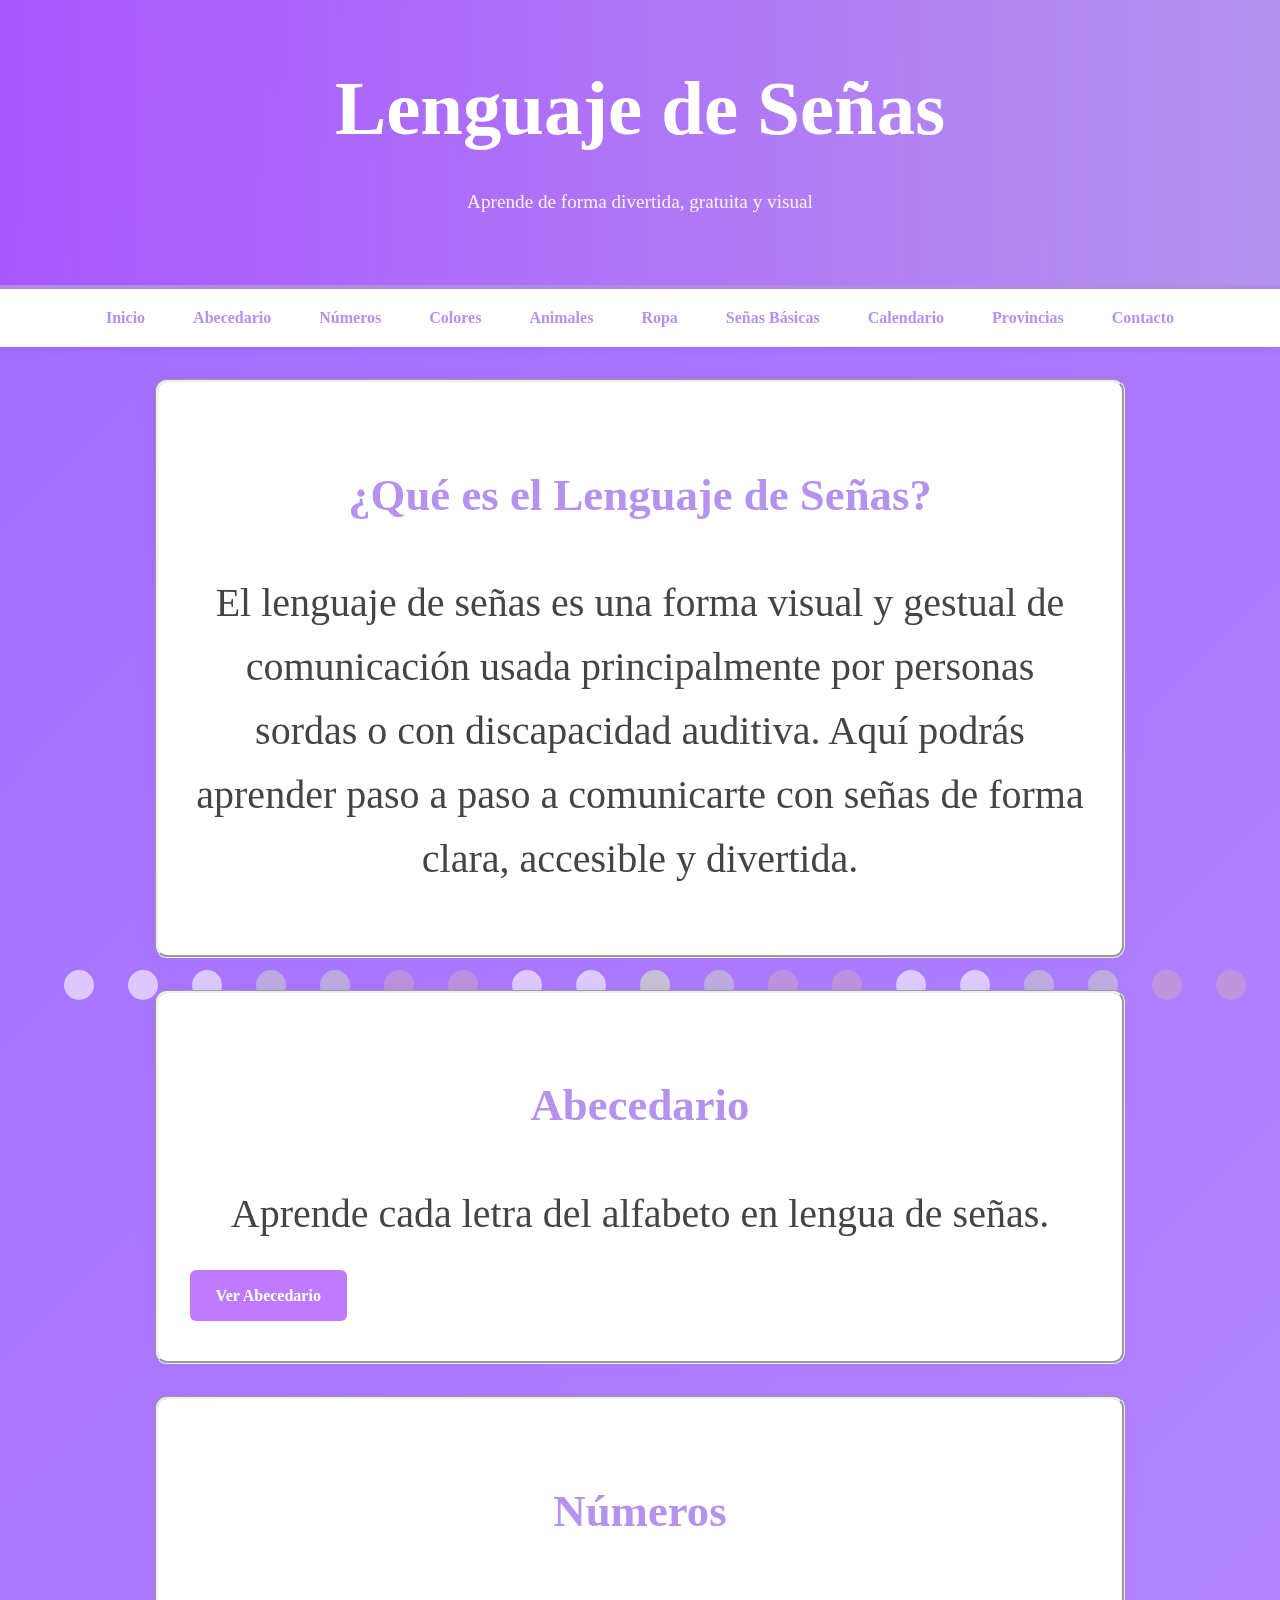
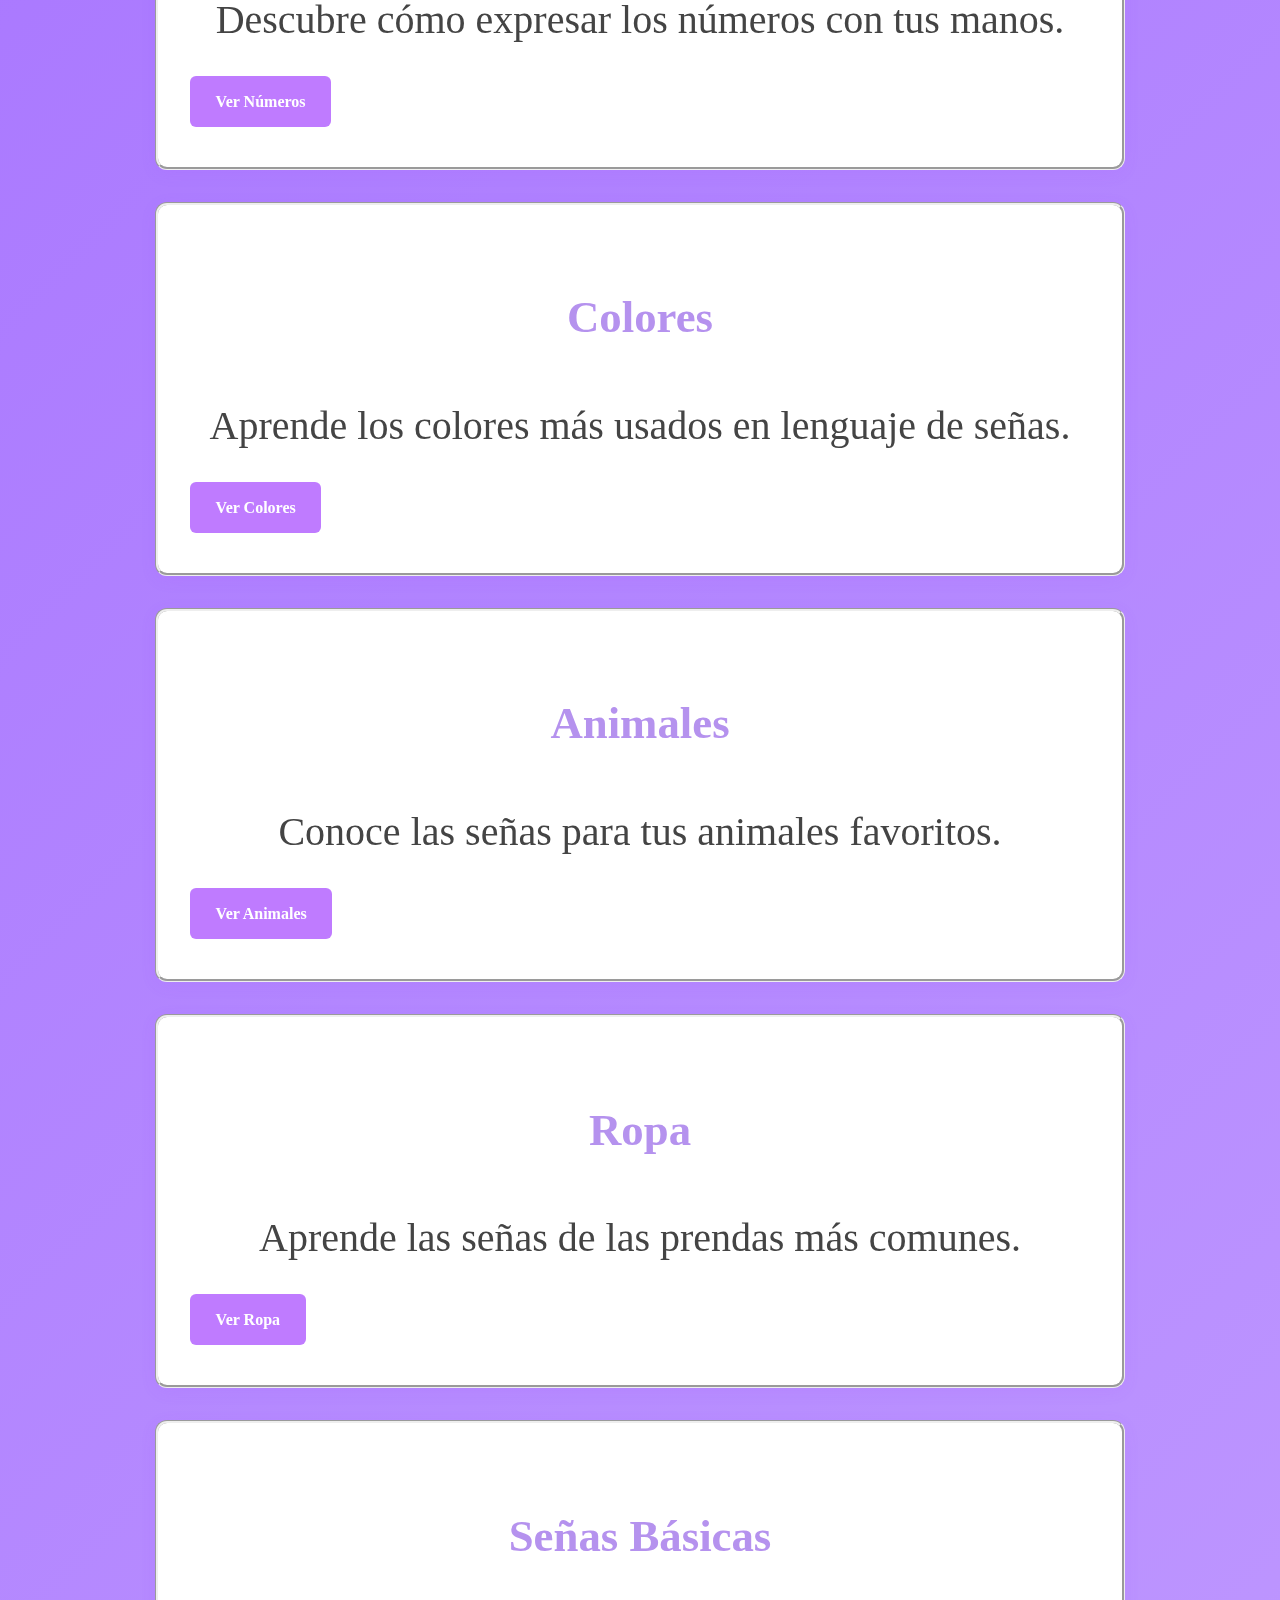
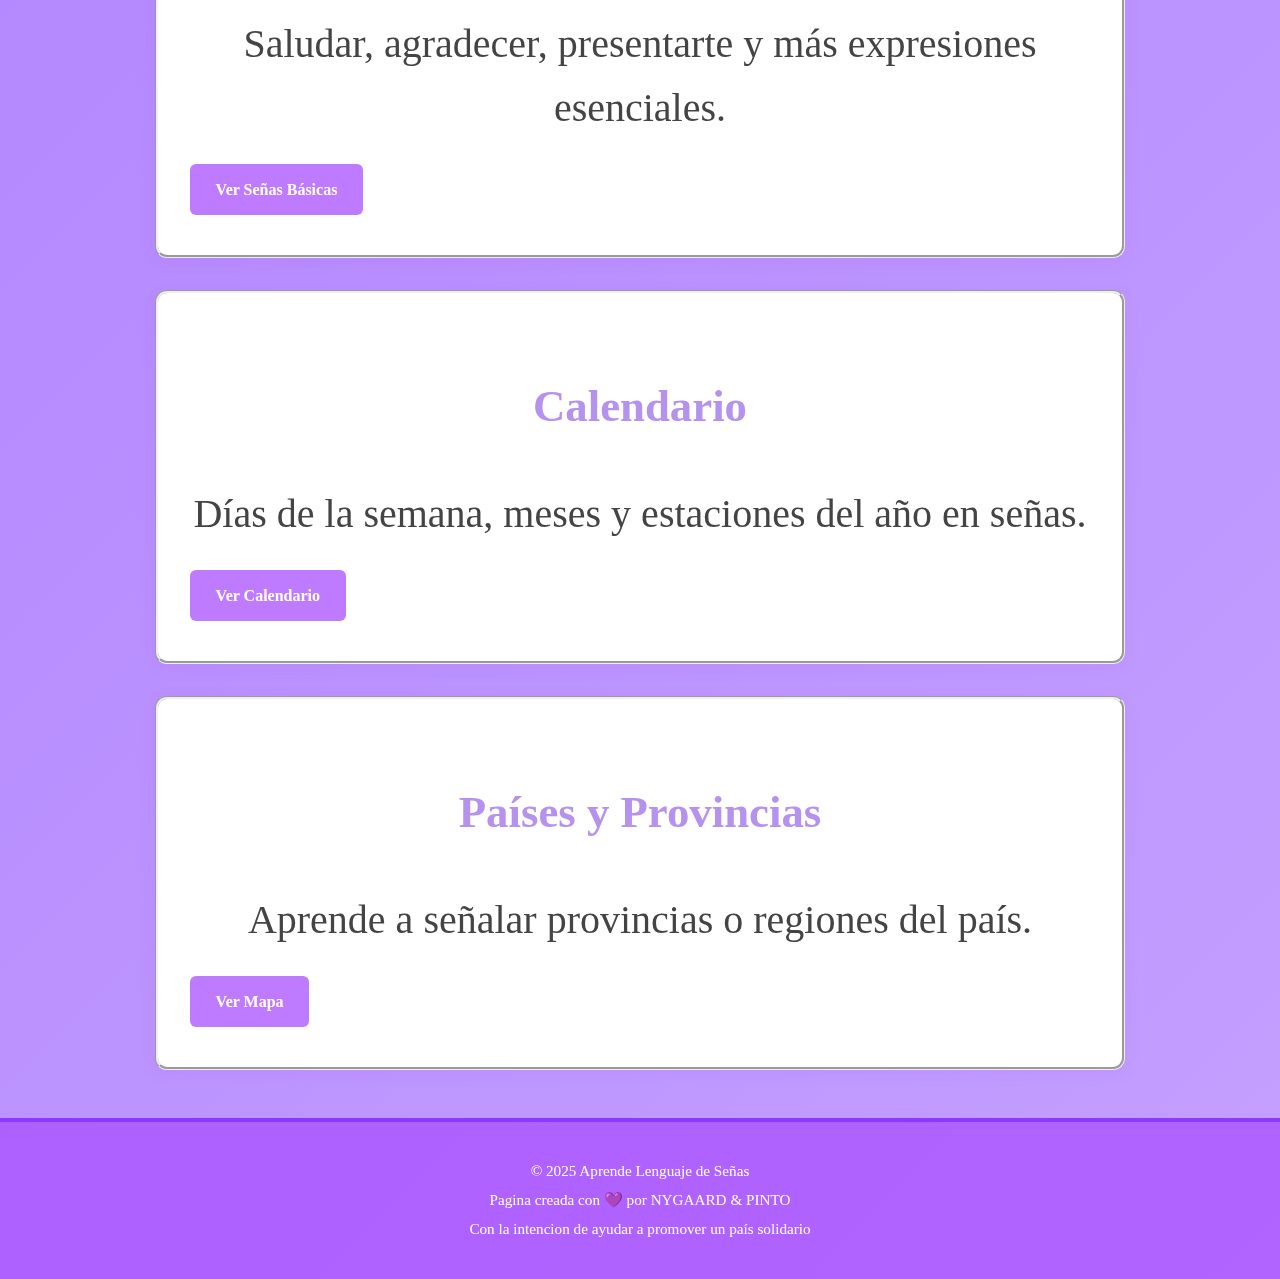
<file: index.html>
<!DOCTYPE html>
<html lang="es">
<head>
    <meta charset="UTF-8">
    <meta name="viewport" content="width=device-width, initial-scale=1.0">
    <title>Aprende Lenguaje de Señas </title>
    <link rel="stylesheet" href="estilos.css">
</head>
<body>
    <header>
        <h1>Lenguaje de Señas</h1>
        <p>Aprende de forma divertida, gratuita y visual</p>
    </header>

    <nav>
        <a href="#inicio">Inicio</a>
        <a href="#abecedario">Abecedario</a>
        <a href="#numeros">Números</a>
        <a href="#colores">Colores</a>
        <a href="#animales">Animales</a>
        <a href="#ropa">Ropa</a>
        <a href="#señas-basicas">Señas Básicas</a>
        <a href="#calendario">Calendario</a>
        <a href="#provincias">Provincias</a>
        <a href="#contacto">Contacto</a>
    </nav>

    <section class="intro" id="inicio">
        <h2>¿Qué es el Lenguaje de Señas?</h2>
        <p>El lenguaje de señas es una forma visual y gestual de comunicación usada principalmente por personas sordas o con discapacidad auditiva. Aquí podrás aprender paso a paso a comunicarte con señas de forma clara, accesible y divertida.</p>
    </section>

    <!-- Sección Abecedario -->
    <section id="abecedario" class="categoria">
        <h2>Abecedario</h2>
        <p>Aprende cada letra del alfabeto en lengua de señas.</p>
        <a href="abc.html" class="btn">Ver Abecedario</a>
    </section>

    <!-- Sección Números -->
    <section id="numeros" class="categoria">
        <h2>Números</h2>
        <p>Descubre cómo expresar los números con tus manos.</p>
        <a href="numeros.html" class="btn">Ver Números</a>
    </section>

    <!-- Sección Colores -->
    <section id="colores" class="categoria">
        <h2>Colores</h2>
        <p>Aprende los colores más usados en lenguaje de señas.</p>
        <a href="colores.html" class="btn">Ver Colores</a>
    </section>

    <!-- Sección Animales -->
    <section id="animales" class="categoria">
        <h2>Animales</h2>
        <p>Conoce las señas para tus animales favoritos.</p>
        <a href="animales.html" class="btn">Ver Animales</a>
    </section>

    <!-- Sección Ropa -->
    <section id="ropa" class="categoria">
        <h2>Ropa</h2>
        <p>Aprende las señas de las prendas más comunes.</p>
        <a href="ropa.html" class="btn">Ver Ropa</a>
    </section>

    <!-- Señas Básicas -->
    <section id="señas-basicas" class="categoria">
        <h2>Señas Básicas</h2>
        <p>Saludar, agradecer, presentarte y más expresiones esenciales.</p>
        <a href="basicas.html" class="btn">Ver Señas Básicas</a>
    </section>

    <!-- Calendario -->
    <section id="calendario" class="categoria">
        <h2>Calendario</h2>
        <p>Días de la semana, meses y estaciones del año en señas.</p>
        <a href="calendario.html" class="btn">Ver Calendario</a>
    </section>

    <!-- Provincias -->
    <section id="provincias" class="categoria">
        <h2>Países y Provincias</h2>
        <p>Aprende a señalar provincias o regiones del país.</p>
        <a href="mapa.html" class="btn">Ver Mapa</a>
    </section>

    <footer id="contacto">
        <p>© 2025 Aprende Lenguaje de Señas</p>
        <p>Pagina creada con 💜 por NYGAARD & PINTO
             </p>
             <p>Con la intencion de ayudar a promover un país solidario
             </p>
    </footer>


  <div class="fondo-burbujas">
    <!-- Se generan 20 burbujas -->
    <div class="burbuja"></div>
    <div class="burbuja"></div>
    <div class="burbuja"></div>
    <div class="burbuja"></div>
    <div class="burbuja"></div>
    <div class="burbuja"></div>
    <div class="burbuja"></div>
    <div class="burbuja"></div>
    <div class="burbuja"></div>
    <div class="burbuja"></div>
    <div class="burbuja"></div>
    <div class="burbuja"></div>
    <div class="burbuja"></div>
    <div class="burbuja"></div>
    <div class="burbuja"></div>
    <div class="burbuja"></div>
    <div class="burbuja"></div>
    <div class="burbuja"></div>
    <div class="burbuja"></div>
    <div class="burbuja"></div>
  </div>


</body>
</html>
</file>
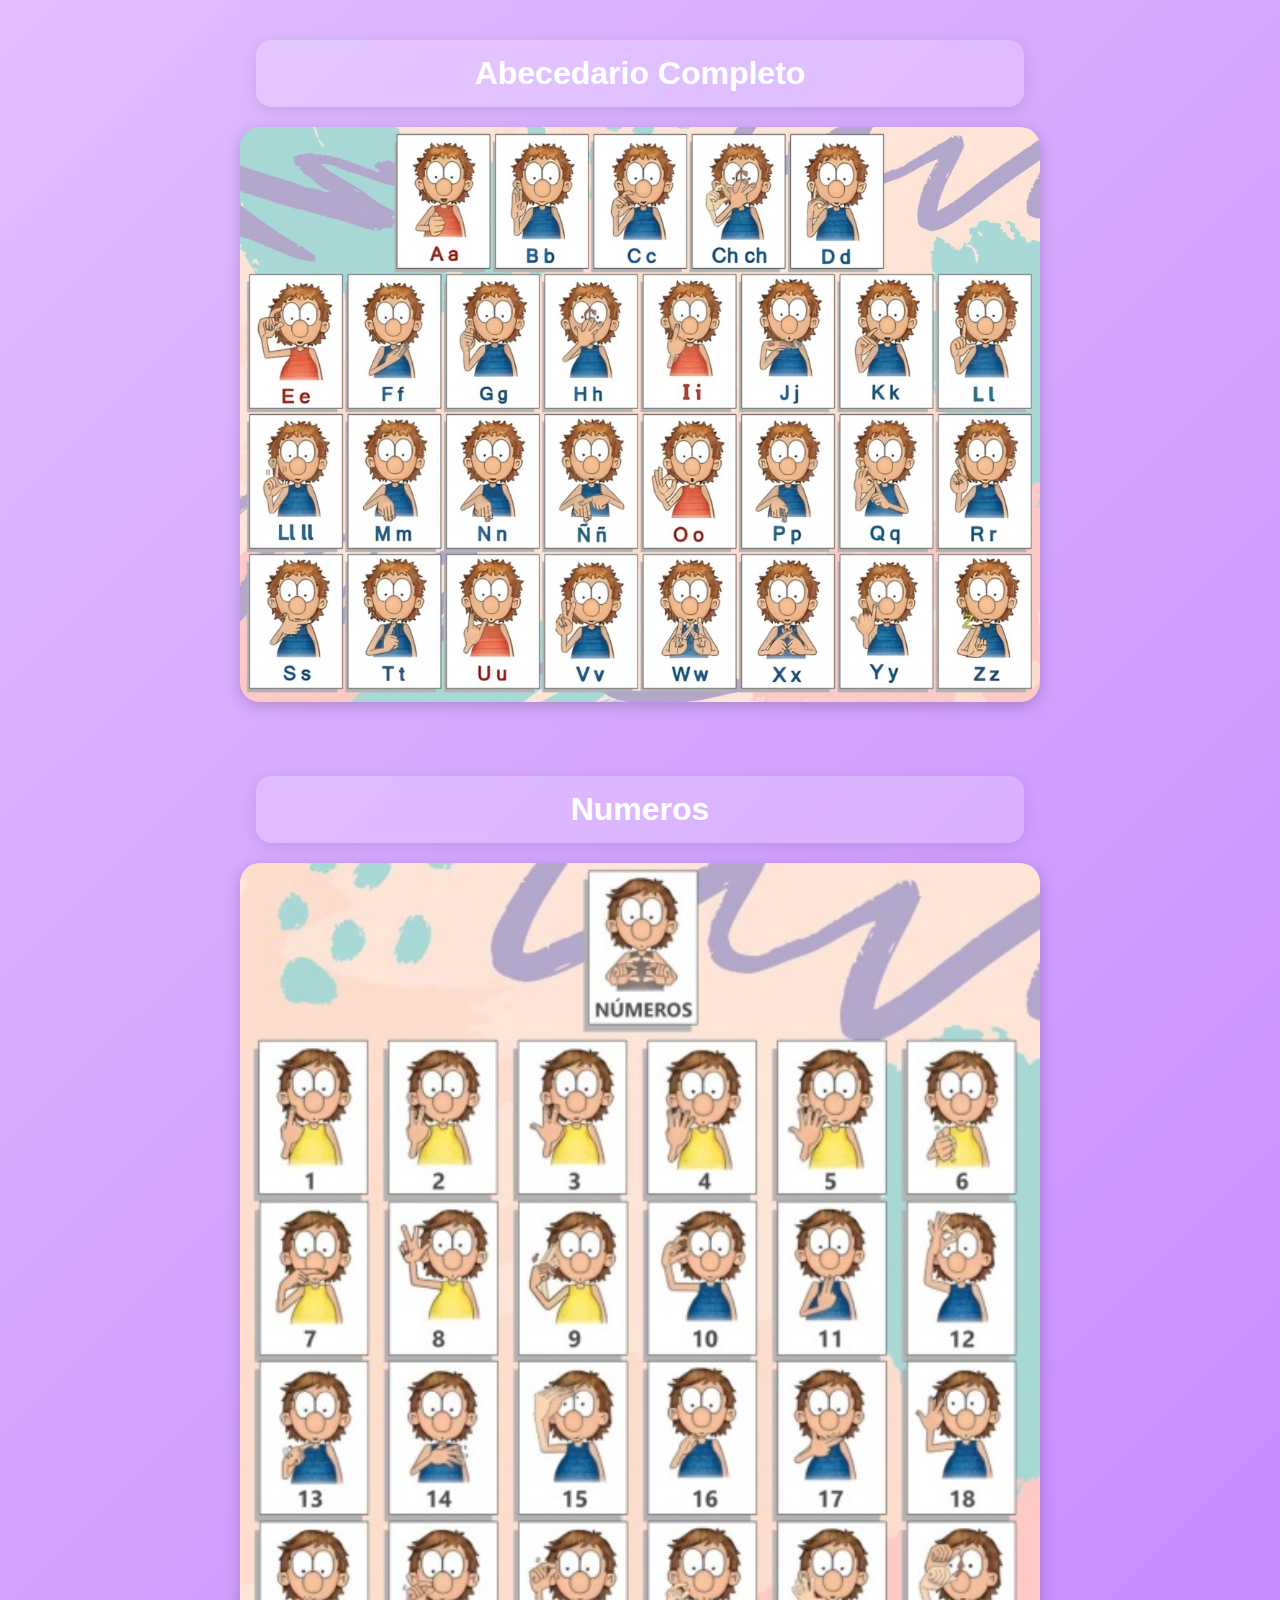
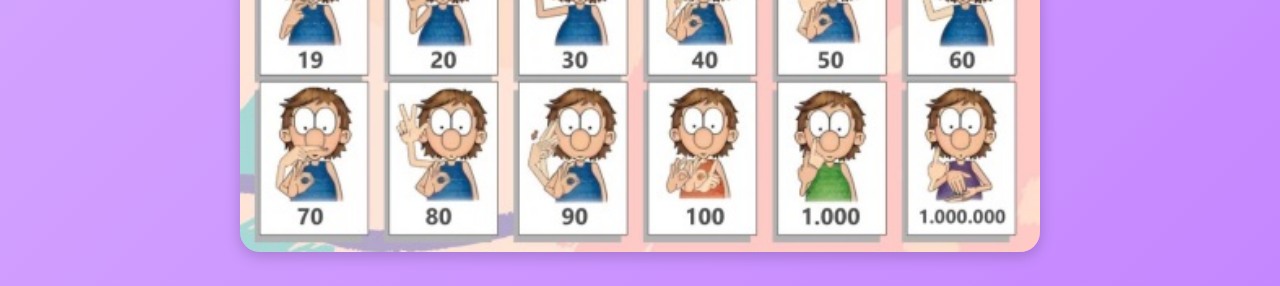
<file: abc&123.html>
<!DOCTYPE html>
<html>
    <head>
        <title>ABC & 123</title>
        <link rel="stylesheet" href="estilosABC.css">
    </head>
    <body>
        <h1> Abecedario Completo </h1>
        <img src="ABC.jpg" alt="ABC">
        <h1> Numeros </h1>
        <img src="123.jpg" alt="ABC">

    </body>

</html>
</file>
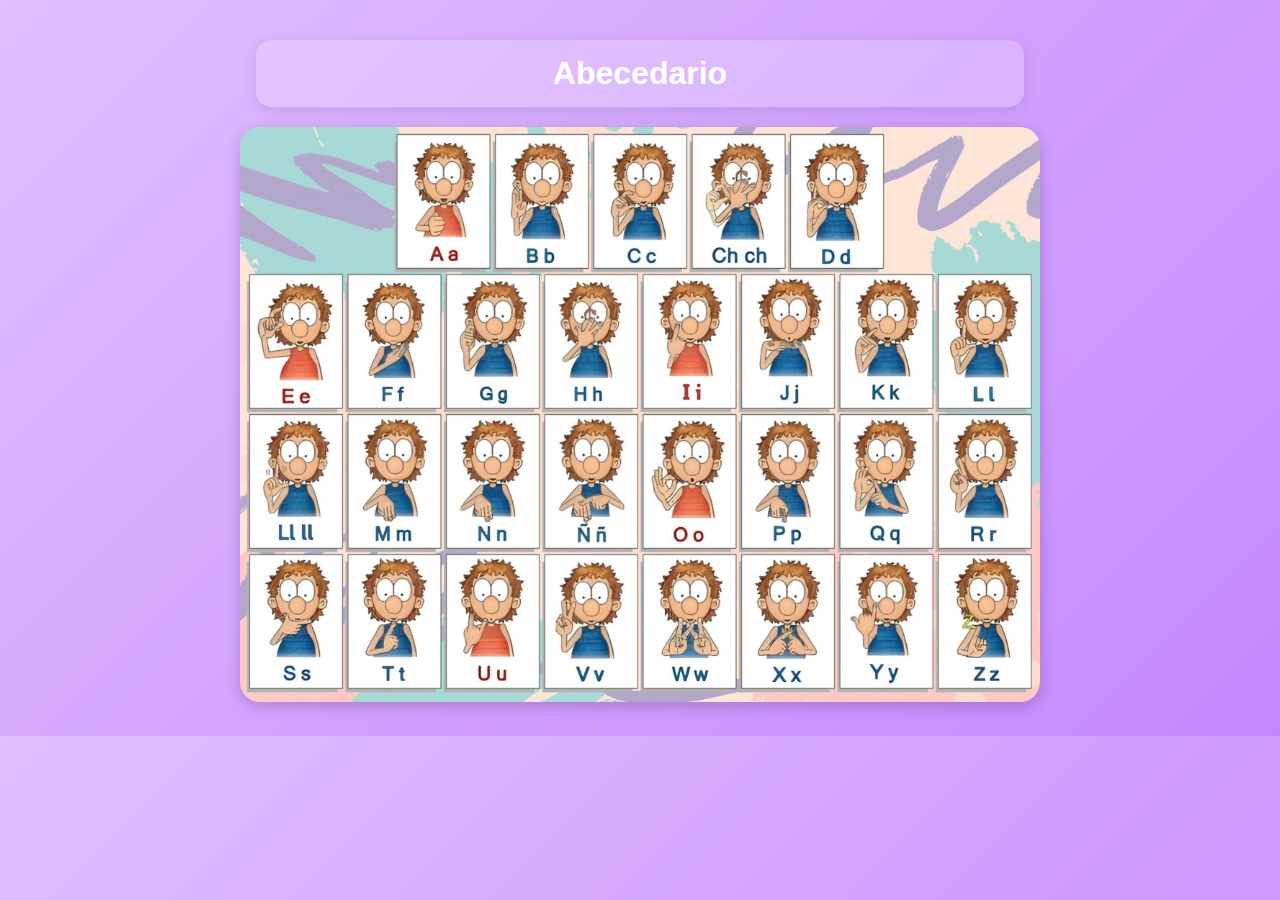
<file: abc.html>
<!DOCTYPE html>
<html>
    <head>
        <title>ABC</title>
        <link rel="stylesheet" href="estilosABC.css">
    </head>
    <body>
        <h1> Abecedario</h1>
        <img src="ABC.jpg" alt="ABC">

    </body>

</html>
</file>
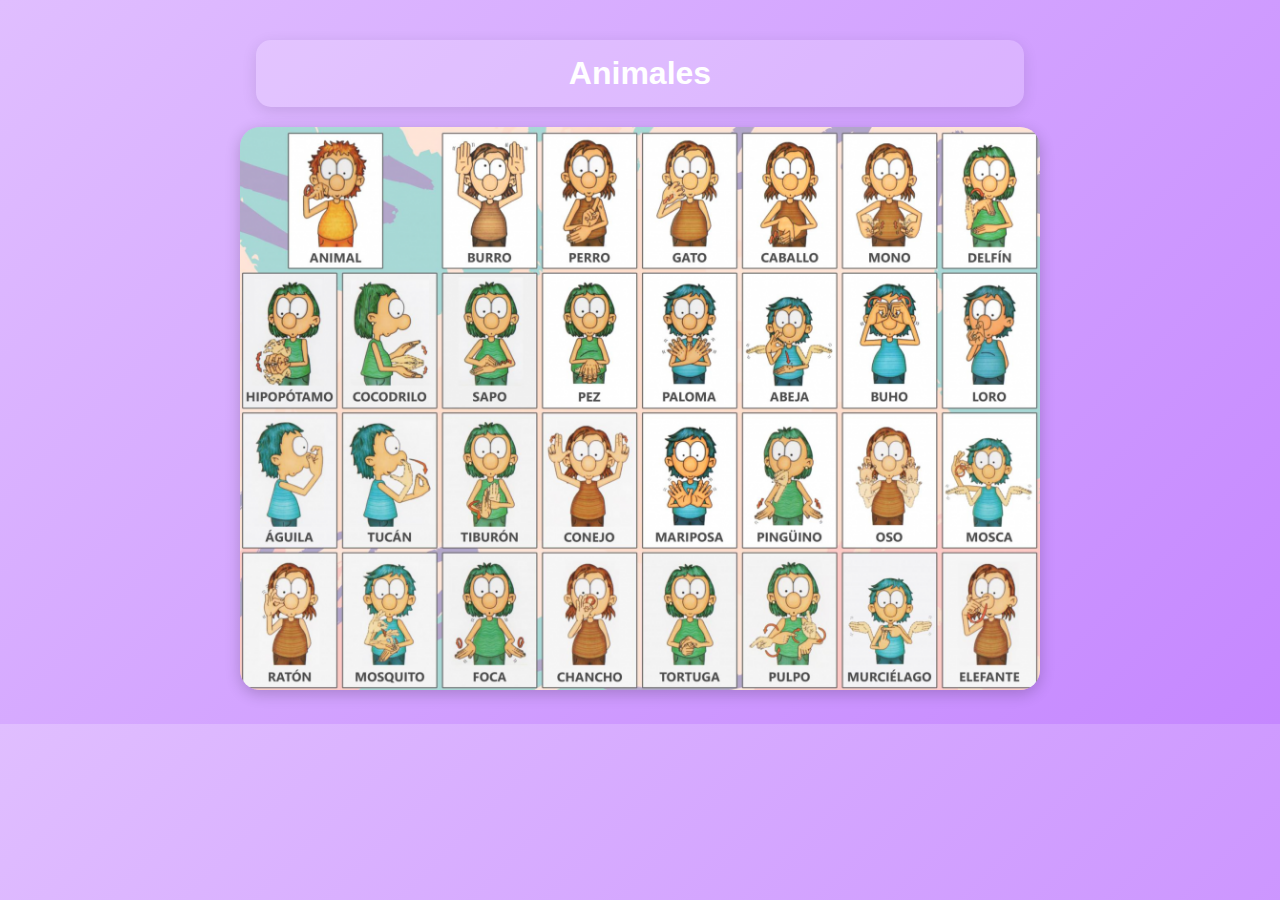
<file: animales.html>
<!DOCTYPE html>
<html>
    <head>
        <title>Animales</title>
        <link rel="stylesheet" href="estilosABC.css">
    </head>
    <body>
        <h1> Animales</h1>
        <img src="Animales.png" alt="ABC">

    </body>

</html>
</file>
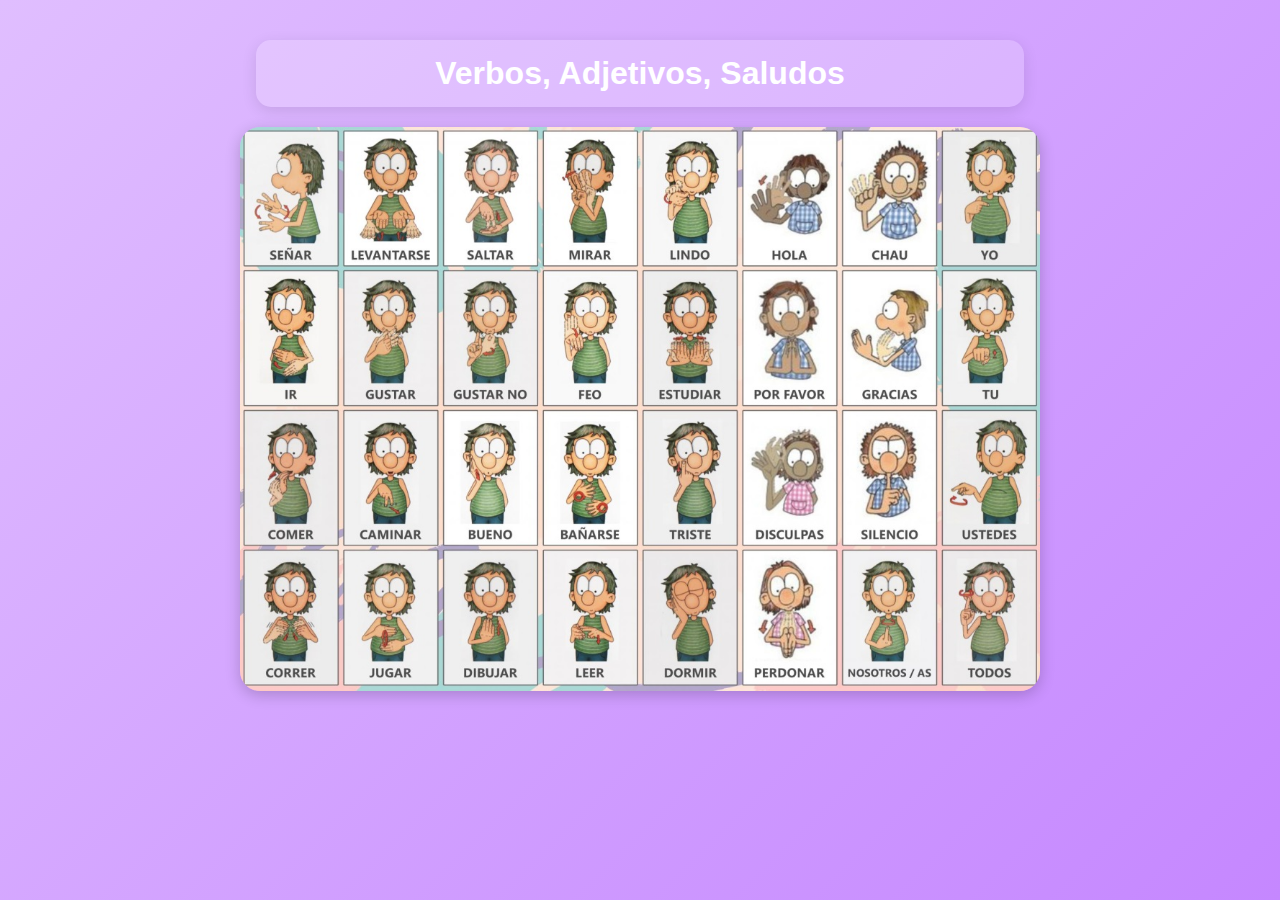
<file: basicas.html>
<html>
    <head>
        <title>Basicas</title>
        <link rel="stylesheet" href="estilosABC.css">
    </head>
    <body>
        <h1>Verbos, Adjetivos, Saludos</h1>
        <img src="Verbos.jpg" alt="ABC">


    </body>

</html>
</file>
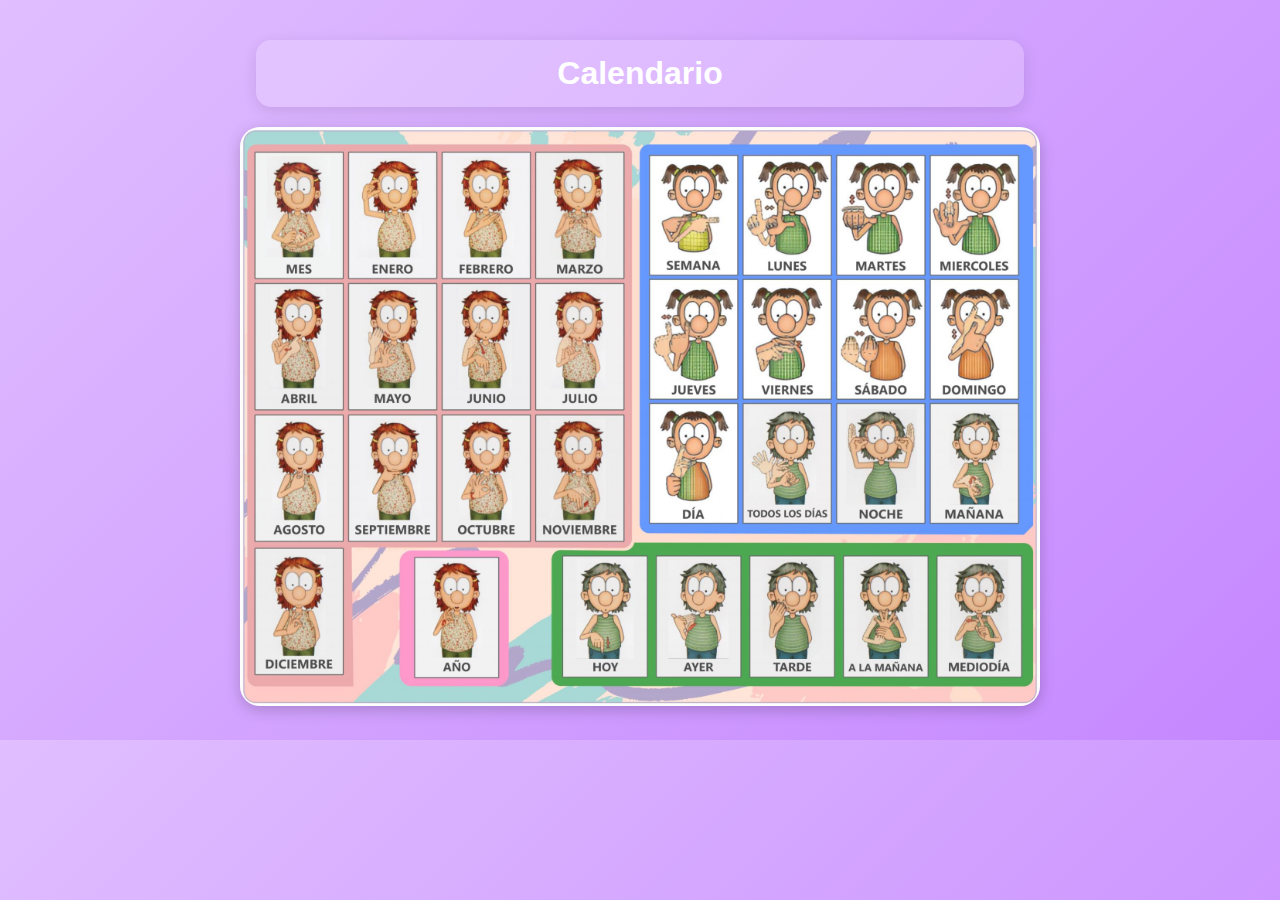
<file: calendario.html>
<!DOCTYPE html>
<html>
    <head>
        <title>CALERNDARIO</title>
        <link rel="stylesheet" href="estilosABC.css">
    </head>
    <body>
        <h1> Calendario </h1>
        <img src="calendario.png" alt="ABC">

    </body>

</html>
</file>
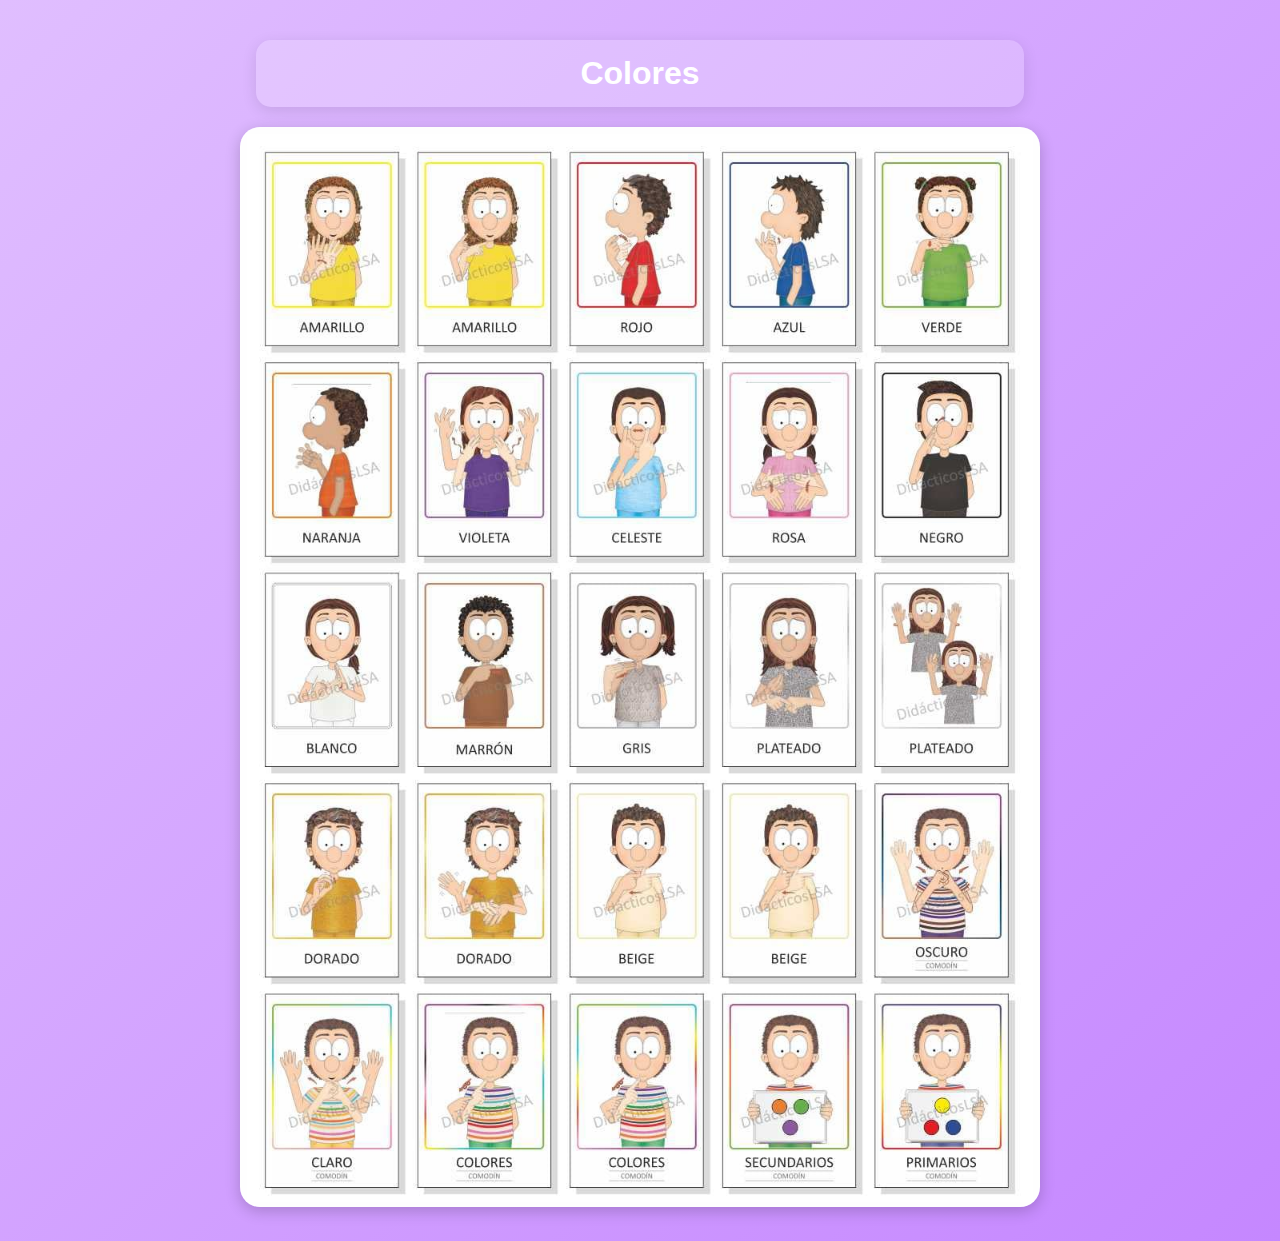
<file: colores.html>
<!DOCTYPE html>
<html>
    <head>
        <title>Colores</title>
        <link rel="stylesheet" href="estilosABC.css">
    </head>
    <body>
        <h1> Colores</h1>
        <img src="Colores.jpg" alt="Colores">

    </body>

</html>
</file>
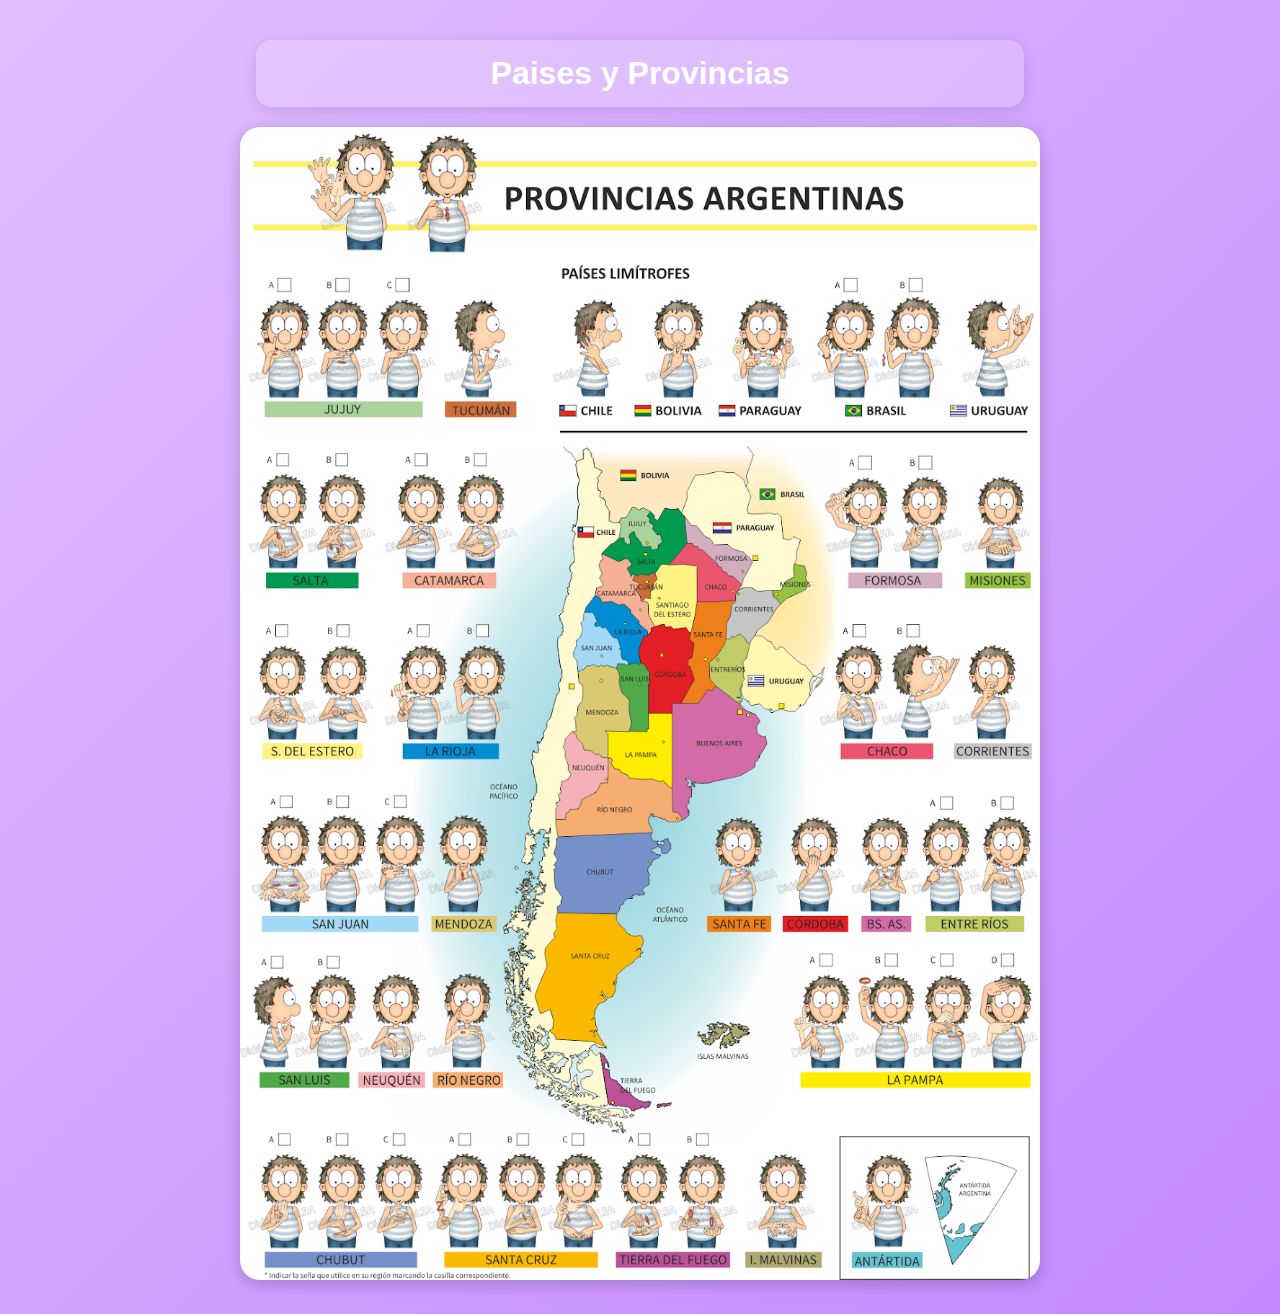
<file: mapa.html>
<!DOCTYPE html>
<html>
    <head>
        <title>Paises y Provincias</title>
        <link rel="stylesheet" href="estilosABC.css">
    </head>
    <body>
        <h1> Paises y Provincias</h1>
        <img src="mapa-provincias.png" alt="Paises&Provincias">

    </body>

</html>
</file>
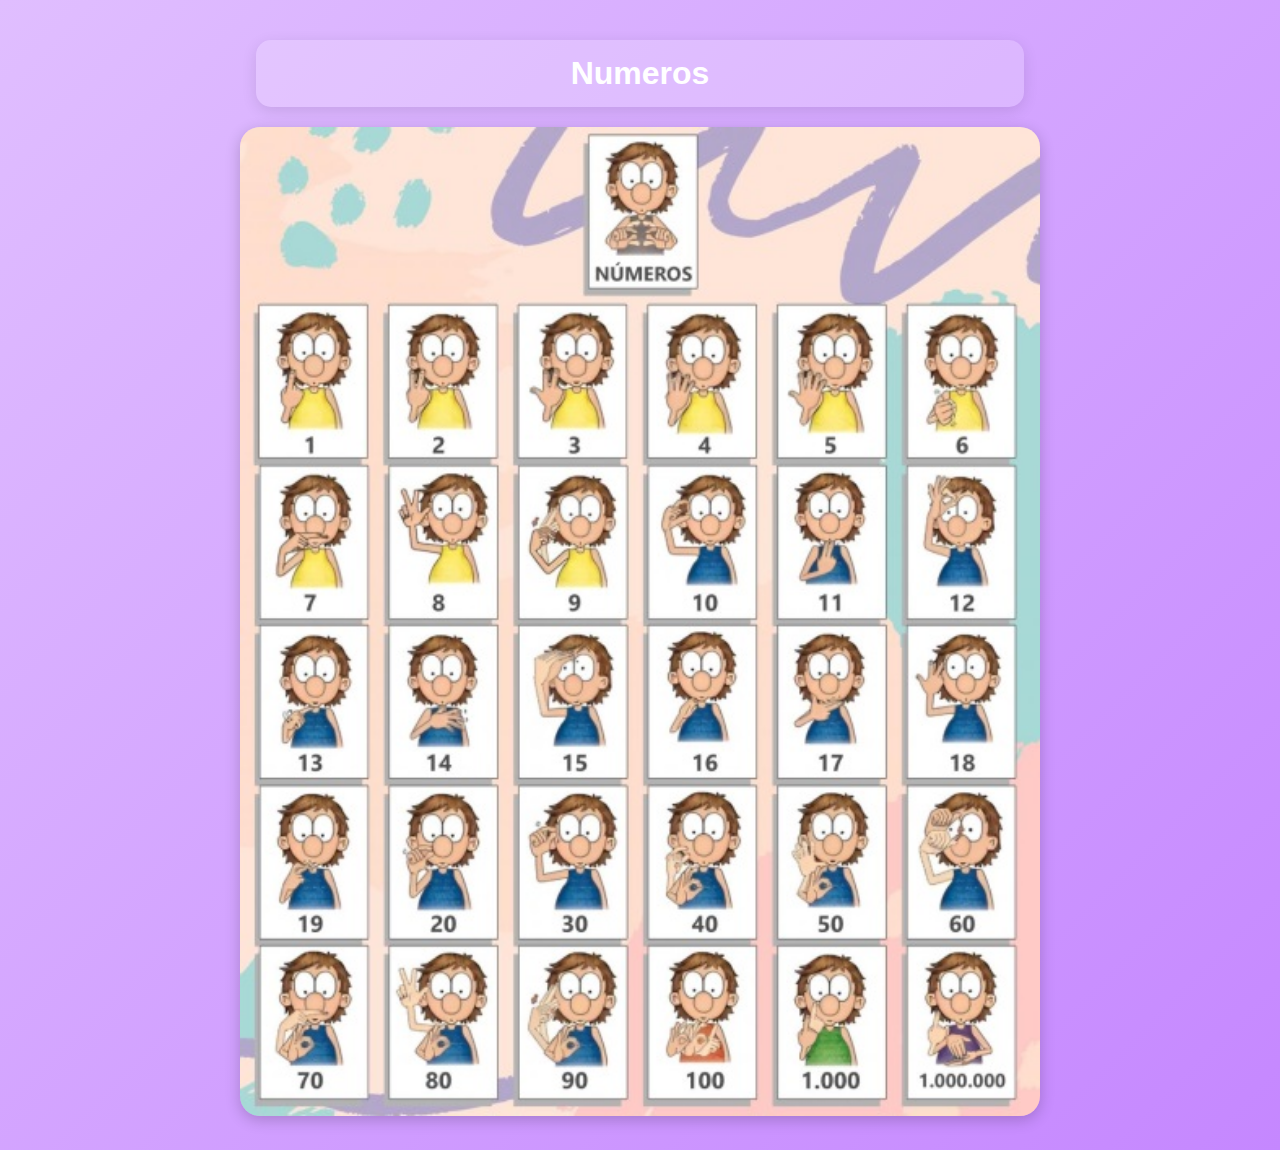
<file: numeros.html>
<!DOCTYPE html>
<html>
    <head>
        <title>123</title>
        <link rel="stylesheet" href="estilosABC.css">
    </head>
    <body>
        <h1> Numeros</h1>
        <img src="123.jpg" alt="ABC">

    </body>

</html>
</file>
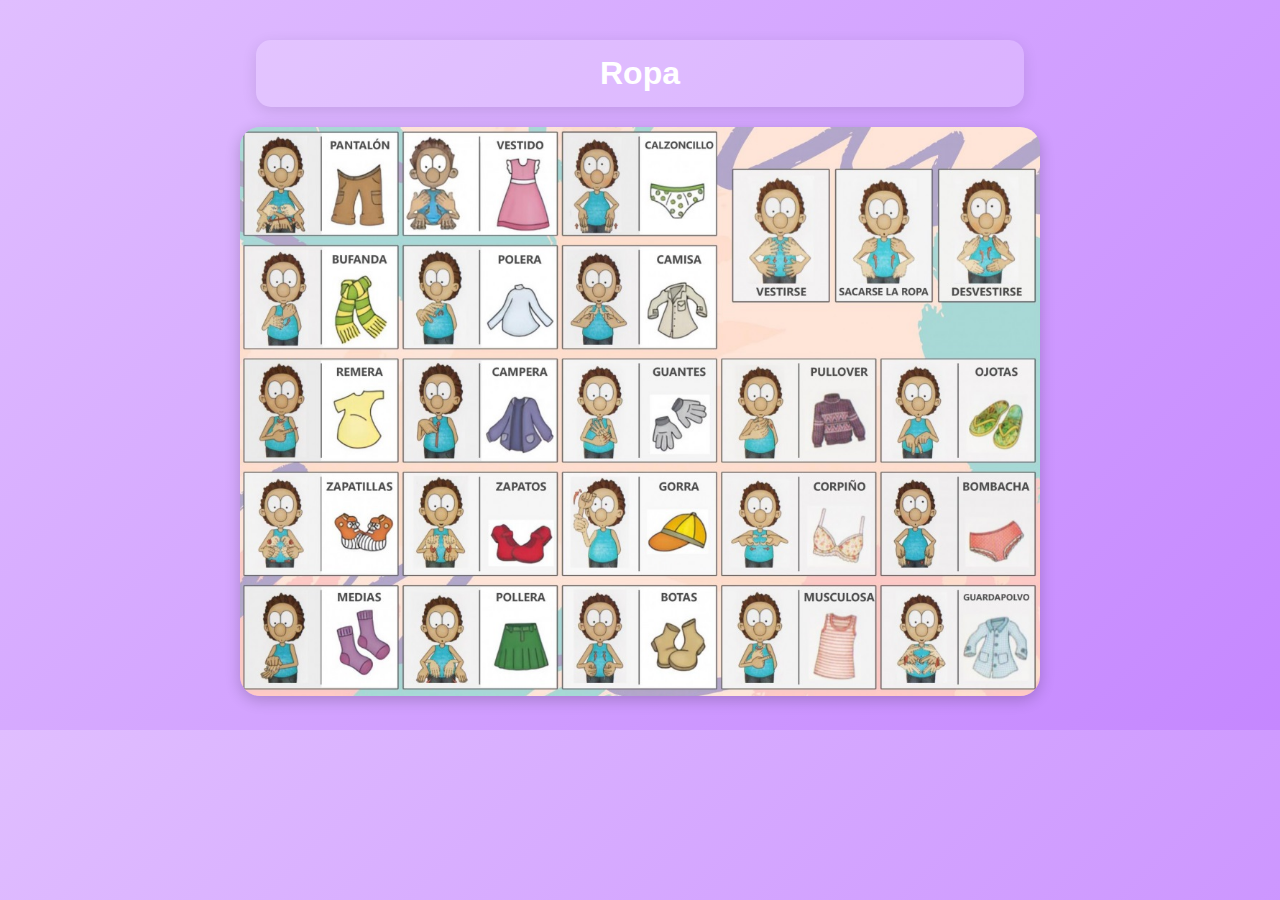
<file: ropa.html>
<!DOCTYPE html>
<html>
    <head>
        <title>ROPA</title>
        <link rel="stylesheet" href="estilosABC.css">
    </head>
    <body>
        <h1>Ropa </h1>
        <img src="Ropa.jpg" alt="ABC">

    </body>

</html>
</file>
<file: estilos.css>
:root {
    --color-principal: #aa50ffc0;
    --color-fondo: #f9f6ff;
    --color-texto: #222;
    --color-acento: #b592ee;
}

/* Fondo general */
body {
    margin: 0;
    font-family: 'Gill Sans Ultra Bold Condensed';
    background: linear-gradient(135deg, #a16bff 0%, #c4a0ff 100%);
    color: var(--color-texto);
    line-height: 1.6;
}

/* 🟣 Encabezado moderno */
header {
    background: linear-gradient(90deg, var(--color-principal), var(--color-acento));
    color: white;
    text-align: center;
    padding: 3rem 1rem;
    border-bottom: 4px solid #b38ce6;
    box-shadow: 0 4px 20px rgb(166, 135, 194);
}

header h1 {
    margin: 0;
    font-size: 4.8rem;
    font-weight: 700;
}

header p {
    font-size: 1.2rem;
    margin-top: 1.0rem;
    opacity: 0.9;
}


nav {
    display: flex;
    flex-wrap: wrap;
    justify-content: center;
    background: white;
    border-bottom: 1px solid rgba(0,0,0,0.05);
    box-shadow: 0 2px 10px rgba(0,0,0,0.05);
    position: sticky;
    top: 0;
    z-index: 10;
}

nav a {
    color: var(--color-acento);
    text-decoration: none;
    padding: 1rem 1.5rem;
    font-weight: 800;
    transition: all 0.3s ease;
}

nav a:hover {
    background: var(--color-principal);
    color: white;
    border-radius: 5px;
}

/* 📘 Secciones */
section {
    background: white;
    margin: 2rem auto;
    padding: 2.5rem 2rem;
    max-width: 900px;
    border-radius: 12px;
    border-style: groove;
    box-shadow: 0 4px 15px rgba(170, 80, 255, 0.1);
}

section h2 {
    color: var(--color-acento);
    margin-bottom: 1rem;
    font-size: 2.8rem;
    text-align: center;
}

section p {
    text-align: center;
    font-size: 2.5rem;
    color: #444;
    margin-bottom: 1.5rem;
}

/* 🔘 Botones */
.btn {
    display: inline-block;
    background: var(--color-principal);
    color: white;
    text-decoration: none;
    padding: 0.8rem 1.6rem;
    border-radius: 6px;
    font-weight: 600;
    transition: all 0.3s ease;
}

.btn:hover {
    background: var(--color-acento);
    transform: translateY(-2px);
    box-shadow: 0 5px 15px rgba(170, 80, 255, 0.3);
}

/* 👣 Footer */
footer {
    text-align: center;
    background: var(--color-principal);
    color: white;
    padding: 2rem 1rem;
    margin-top: 3rem;
    border-top: 4px solid #8d38ff;
}

footer p {
    margin: 0.3rem 0;
    font-size: 0.95rem;
}



.fondo-burbujas {
  position: fixed;
  width: 100%;
  height: 100%;
  z-index: -1;
  top: 0;
  left: 0;
}

.burbuja {
  position: absolute;
  bottom: -100px;
  width: 30px;
  height: 30px;
  border-radius: 50%;
  opacity: 0.6;
  animation: flotar 20s linear infinite;
}

/* Colores lila, blanco y gris */
.burbuja:nth-child(3n) { background-color: #c8a2c8; } /* lila */
.burbuja:nth-child(3n+1) { background-color: #ffffff; } /* blanco */
.burbuja:nth-child(3n+2) { background-color: #cccccc; } /* gris */

/* Posiciones y tamaños aleatorios */
.burbuja:nth-child(1) { left: 10%; animation-duration: 18s; }
.burbuja:nth-child(2) { left: 20%; animation-duration: 22s; }
.burbuja:nth-child(3) { left: 30%; animation-duration: 25s; }
.burbuja:nth-child(4) { left: 40%; animation-duration: 19s; }
.burbuja:nth-child(5) { left: 50%; animation-duration: 21s; }
.burbuja:nth-child(6) { left: 60%; animation-duration: 23s; }
.burbuja:nth-child(7) { left: 70%; animation-duration: 20s; }
.burbuja:nth-child(8) { left: 80%; animation-duration: 24s; }
.burbuja:nth-child(9) { left: 90%; animation-duration: 26s; }
.burbuja:nth-child(10) { left: 15%; animation-duration: 17s; }
.burbuja:nth-child(11) { left: 25%; animation-duration: 22s; }
.burbuja:nth-child(12) { left: 35%; animation-duration: 19s; }
.burbuja:nth-child(13) { left: 45%; animation-duration: 20s; }
.burbuja:nth-child(14) { left: 55%; animation-duration: 23s; }
.burbuja:nth-child(15) { left: 65%; animation-duration: 21s; }
.burbuja:nth-child(16) { left: 75%; animation-duration: 18s; }
.burbuja:nth-child(17) { left: 85%; animation-duration: 25s; }
.burbuja:nth-child(18) { left: 95%; animation-duration: 27s; }
.burbuja:nth-child(19) { left: 5%; animation-duration: 20s; }
.burbuja:nth-child(20) { left: 50%; animation-duration: 22s; }

@keyframes flotar {
  0% {
    transform: translateY(0) scale(1);
    opacity: 0.6;
  }
  50% {
    transform: translateY(-500px) scale(1.2);
    opacity: 0.4;
  }
  100% {
    transform: translateY(-1000px) scale(0.8);
    opacity: 0;
  }
}

.contenido {
  position: relative;
  z-index: 1;
  color: white;
  text-align: center;
  padding-top: 100px;
}
</file>
<file: estilosABC.css>
body    
        {
            font-family: 'Poppins', sans-serif;
            background: linear-gradient(135deg, #e0beff, #c587ff);
            margin: 0;
            padding: 0;
            text-align: center;
            color: #333;
        }

        /* Encabezados */
        h1 {
            color: #fff;
            background-color: rgba(255, 255, 255, 0.2);
            padding: 15px 0;
            border-radius: 15px;
            width: 60%;
            margin: 40px auto 20px;
            box-shadow: 0 4px 15px rgba(0,0,0,0.1);
        }

        /* Imágenes */
        img {
            width: 800px;
            border-radius: 20px;
            box-shadow: 0 4px 15px rgba(0,0,0,0.2);
            margin-bottom: 30px;
            transition: transform 0.3s ease, box-shadow 0.3s ease;
        }

        img:hover {
            transform: scale(1.05);
            box-shadow: 0 6px 20px rgba(0,0,0,0.3);
        }

        /* Pie de página opcional */
        footer {
            margin-top: 40px;
            padding: 10px;
            font-size: 0.9em;
            color: #fff;
            opacity: 0.8;
        }
</file>
